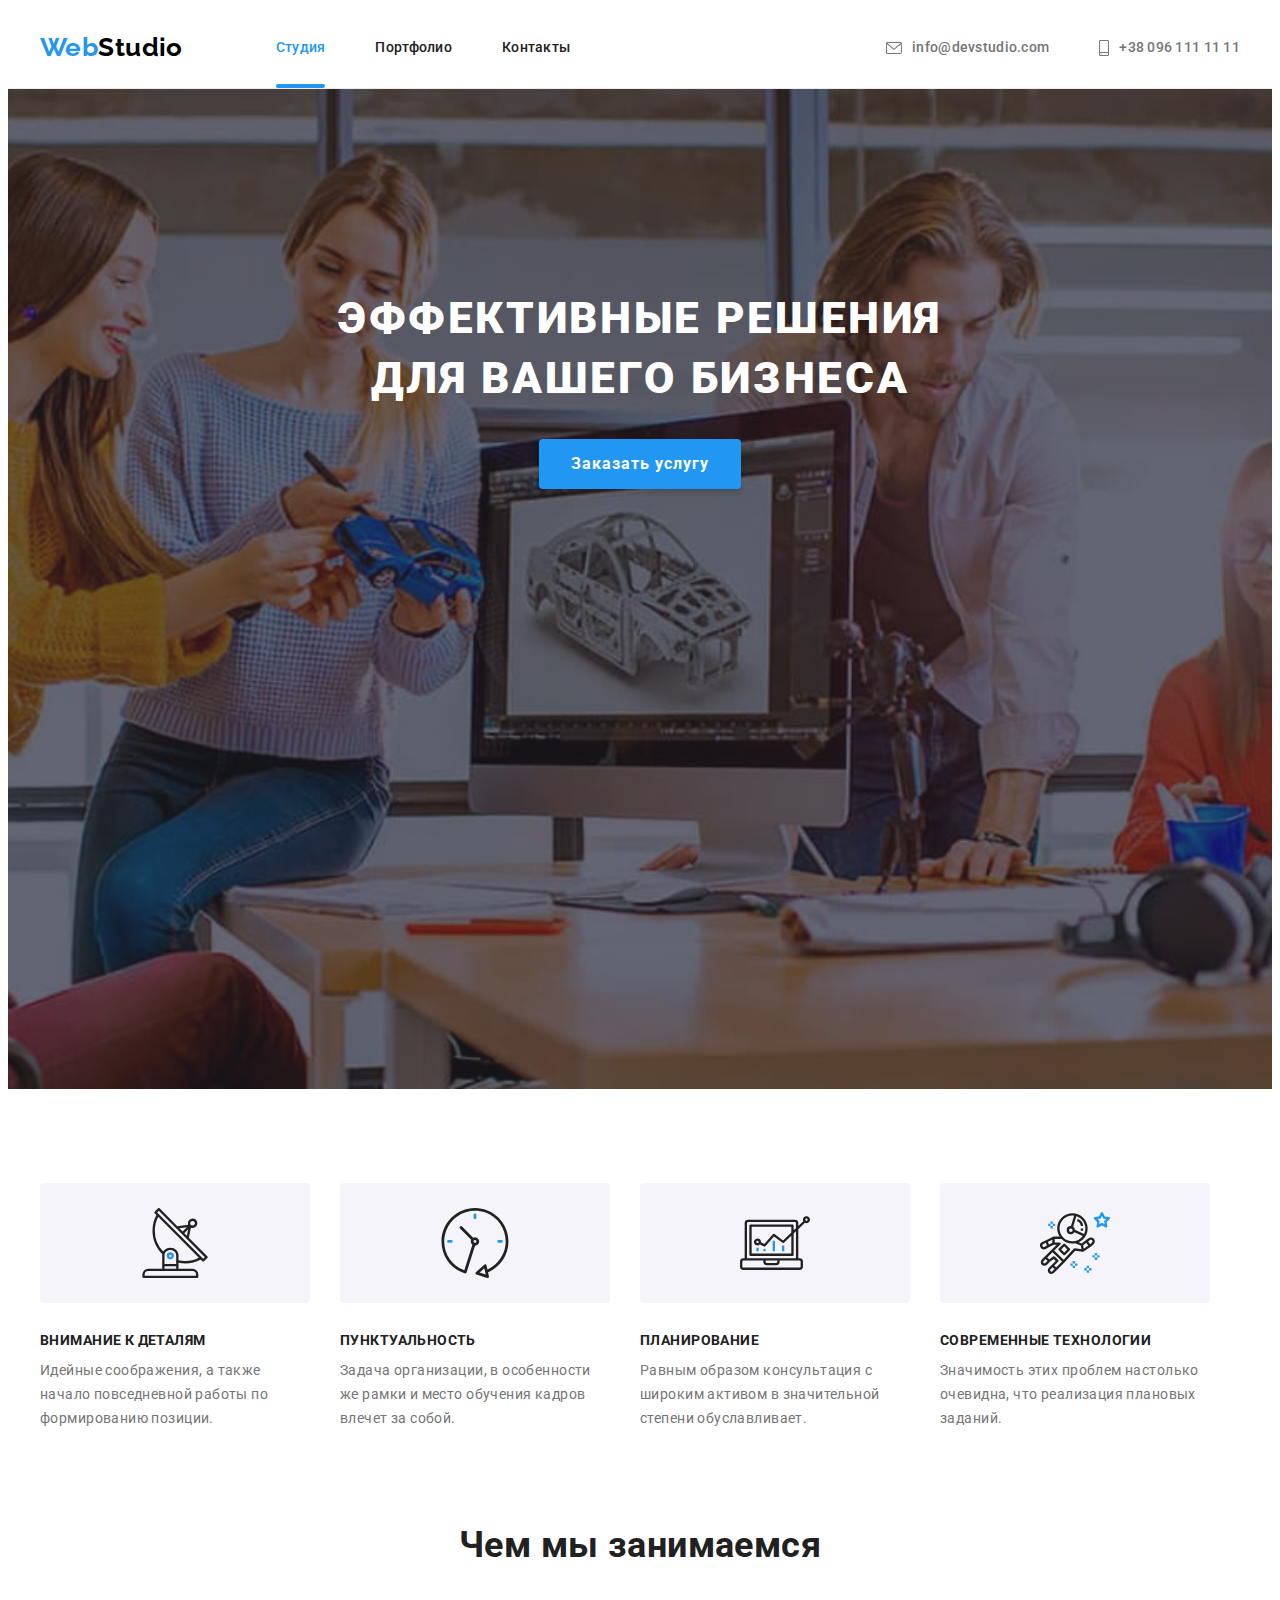
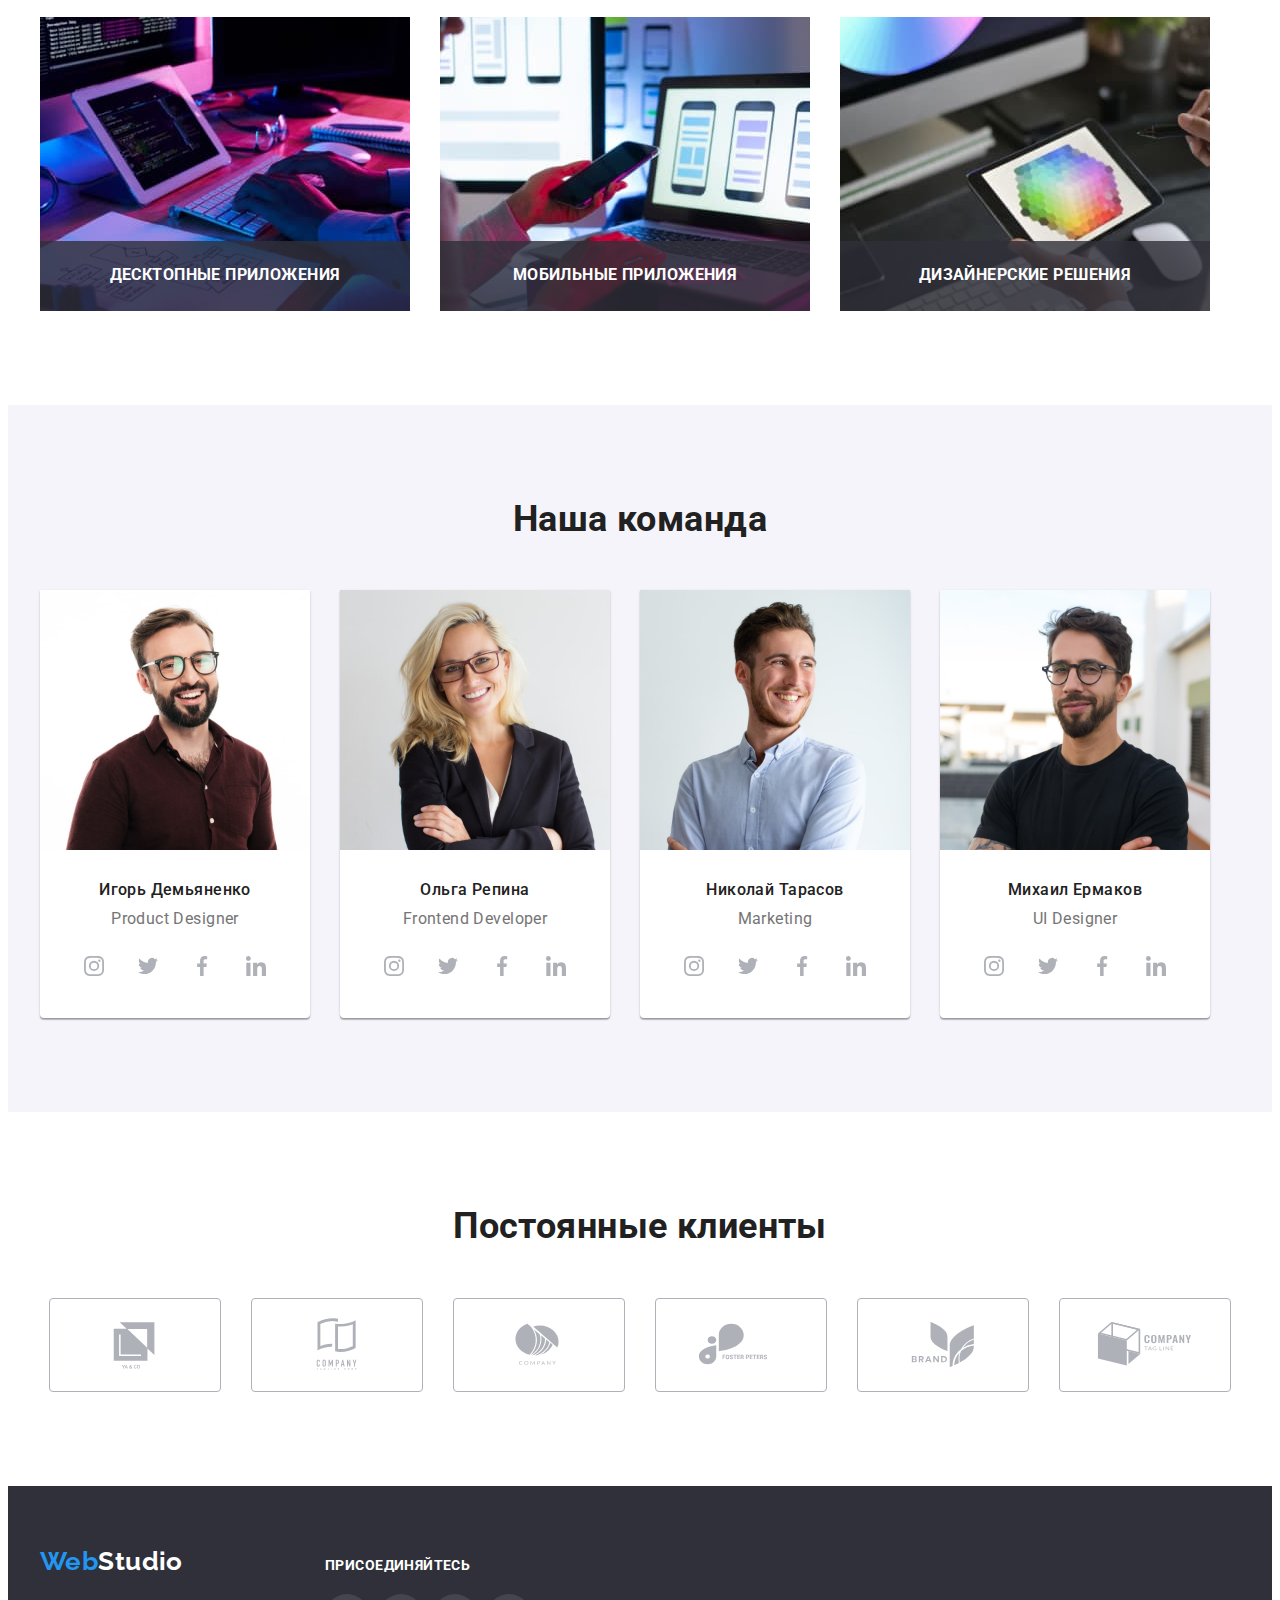
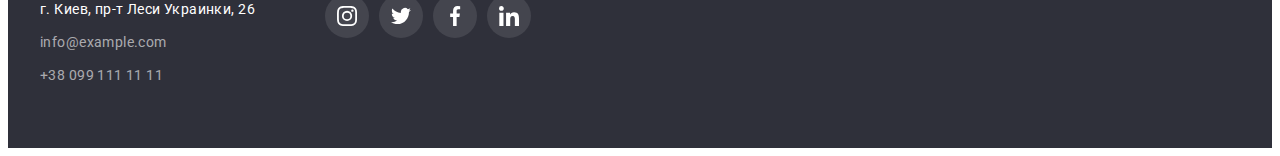
<file: index.html>
<!DOCTYPE html>
<html lang="ru">
  <head>
    <meta charset="UTF-8" />
    <meta http-equiv="X-UA-Compatible" content="IE=edge" />
    <meta name="viewport" content="width=device-width, initial-scale=1.0" />
    <title>Web Studio</title>
    <link rel="preconnect" href="https://fonts.googleapis.com" />
    <link rel="preconnect" href="https://fonts.gstatic.com" crossorigin />
    <link
      href="https://fonts.googleapis.com/css2?family=Raleway:wght@700&family=Roboto:wght@400;500;700;900&display=swap"
      rel="stylesheet"
    />
    <link
      rel="stylesheet"
      href="https://cdnjs.cloudflare.com/ajax/libs/modern-normalize/1.1.0/modern-normalize.min.css"
      integrity="sha512-wpPYUAdjBVSE4KJnH1VR1HeZfpl1ub8YT/NKx4PuQ5NmX2tKuGu6U/JRp5y+Y8XG2tV+wKQpNHVUX03MfMFn9Q=="
      crossorigin="anonymous"
      referrerpolicy="no-referrer"
    />
    <link rel="stylesheet" href="./css/styles.css" />
  </head>

  <body>
    <!-- Шапка сайта -->
    <header class="header">
      <div class="header-flex container">
        <nav class="header-nav">
          <a
            class="header-logo"
            lang="en"
            href="./index.html"
            aria-label="Начальная  страница"
          >
            <span class="accent">Web</span>Studio
          </a>
          <ul class="header-nav-list list">
            <li class="header-nav-item">
              <a
                class="header-nav-link current"
                href="./index.html"
                aria-label="Начальная  страница"
                >Студия</a
              >
            </li>
            <li class="header-nav-item">
              <a
                class="header-nav-link"
                href="./portfolio.html"
                aria-label="Страница портфолио"
                >Портфолио</a
              >
            </li>
            <li class="header-nav-item">
              <a class="header-nav-link" href="" aria-label="Страница контакты"
                >Контакты</a
              >
            </li>
          </ul>
        </nav>
        <ul class="header-contacts list">
          <li class="header-contacts-item">
            <a
              class="header-contacts-link"
              href="mailto:info@devstudio.com"
              aria-label="Почта"
              ><svg class="header-icon" width="16" height="12">
                <use href="./images/icons.svg#icon-envelope"></use>
              </svg>
              info@devstudio.com</a
            >
          </li>
          <li class="header-contacts-item">
            <a
              class="header-contacts-link"
              href="tel:+380961111111"
              aria-label="Телефон"
              ><svg class="header-icon" width="10" height="16">
                <use href="./images/icons.svg#icon-smartphone"></use>
              </svg>
              +38 096 111 11 11</a
            >
          </li>
        </ul>
      </div>
    </header>

    <main>
      <!-- Герой -->
      <section class="hero">
        <div class="container">
          <h1 class="hero-title">Эффективные решения для вашего бизнеса</h1>
          <button class="hero-button" type="button" data-modal-open>
            Заказать услугу
          </button>
        </div>
      </section>

      <!-- Особенности -->
      <section class="features section no-padding-bottom">
        <div class="container">
          <h2 class="visually-hidden section-title">Особенности</h2>
          <ul class="features-list list">
            <li class="features-item">
              <div class="features-thumb">
                <svg class="features-icon" width="70" height="70">
                  <use href="./images/icons.svg#icon-antena"></use>
                </svg>
              </div>
              <h3 class="features-title title">Внимание к деталям</h3>
              <p>
                Идейные соображения, а также начало повседневной работы по
                формированию позиции.
              </p>
            </li>
            <li class="features-item">
              <div class="features-thumb">
                <svg class="features-icon" width="70" height="70">
                  <use href="./images/icons.svg#icon-clock"></use>
                </svg>
              </div>
              <h3 class="features-title title">Пунктуальность</h3>
              <p>
                Задача организации, в особенности же рамки и место обучения
                кадров влечет за собой.
              </p>
            </li>
            <li class="features-item">
              <div class="features-thumb">
                <svg class="features-icon" width="70" height="70">
                  <use href="./images/icons.svg#icon-diagram"></use>
                </svg>
              </div>
              <h3 class="features-title title">Планирование</h3>
              <p>
                Равным образом консультация с широким активом в значительной
                степени обуславливает.
              </p>
            </li>
            <li class="features-item">
              <div class="features-thumb">
                <svg class="features-icon" width="70" height="70">
                  <use href="./images/icons.svg#icon-astronaut"></use>
                </svg>
              </div>
              <h3 class="features-title title">Современные технологии</h3>
              <p>
                Значимость этих проблем настолько очевидна, что реализация
                плановых заданий.
              </p>
            </li>
          </ul>
        </div>
      </section>

      <!-- Чем мы занимаемся -->
      <section class="work section">
        <div class="container">
          <h2 class="section-title">Чем мы занимаемся</h2>
          <ul class="work-list list">
            <li class="work-item">
              <img
                src="./images/box1(1).jpg"
                alt="планшет и клавиатура"
                width="370"
                height="294"
              />
              <h3 class="work-caption">Десктопные приложения</h3>
            </li>
            <li class="work-item">
              <img
                src="./images/box2(1).jpg"
                alt="смартфон и ноутбук"
                width="370"
                height="294"
              />
              <h3 class="work-caption">Мобильные приложения</h3>
            </li>
            <li class="work-item">
              <img
                src="./images/box3(1).jpg"
                alt="планшет"
                width="370"
                height="294"
              />
              <h3 class="work-caption">Дизайнерские решения</h3>
            </li>
          </ul>
        </div>
      </section>

      <!-- Наша команда -->
      <section class="command section">
        <div class="container">
          <h2 class="command-title section-title">Наша команда</h2>
          <ul class="command-list list">
            <li class="command-item">
              <img
                src="./images/pdesigner.jpg"
                alt="Игорь Демьяненко"
                width="270"
                height="260"
              />
              <div class="command-desc">
                <h3 class="command-name title">Игорь Демьяненко</h3>
                <p class="command-text" lang="en">Product Designer</p>
                <ul class="command-socials list">
                  <li class="command-el">
                    <a
                      class="command-link"
                      href=""
                      target="_blank"
                      rel="noopener noreferrer"
                      aria-label="Иконка instagram"
                    >
                      <svg class="command-icon" width="20" height="20">
                        <use href="./images/icons.svg#icon-instagram"></use>
                      </svg>
                    </a>
                  </li>
                  <li class="command-el">
                    <a
                      class="command-link"
                      href=""
                      target="_blank"
                      rel="noopener noreferrer"
                      aria-label="Иконка twitter"
                    >
                      <svg class="command-icon" width="20" height="20">
                        <use href="./images/icons.svg#icon-twitter"></use>
                      </svg>
                    </a>
                  </li>
                  <li class="command-el">
                    <a
                      class="command-link"
                      href=""
                      target="_blank"
                      rel="noopener noreferrer"
                      aria-label="Иконка facebook"
                    >
                      <svg class="command-icon" width="20" height="20">
                        <use href="./images/icons.svg#icon-facebook"></use>
                      </svg>
                    </a>
                  </li>
                  <li class="command-el">
                    <a
                      class="command-link"
                      href=""
                      target="_blank"
                      rel="noopener noreferrer"
                      aria-label="Иконка linkedin"
                    >
                      <svg class="command-icon" width="20" height="20">
                        <use href="./images/icons.svg#icon-linkedin"></use>
                      </svg>
                    </a>
                  </li>
                </ul>
              </div>
            </li>
            <li class="command-item">
              <img
                src="./images/developer.jpg"
                alt="Ольга Репина"
                width="270"
                height="260"
              />
              <div class="command-desc">
                <h3 class="command-name title">Ольга Репина</h3>
                <p class="command-text" lang="en">Frontend Developer</p>
                <ul class="command-socials list">
                  <li class="command-el">
                    <a
                      class="command-link"
                      href=""
                      target="_blank"
                      rel="noopener noreferrer"
                      aria-label="Иконка instagram"
                    >
                      <svg class="command-icon" width="20" height="20">
                        <use href="./images/icons.svg#icon-instagram"></use>
                      </svg>
                    </a>
                  </li>
                  <li class="command-el">
                    <a
                      class="command-link"
                      href=""
                      target="_blank"
                      rel="noopener noreferrer"
                      aria-label="Иконка twitter"
                    >
                      <svg class="command-icon" width="20" height="20">
                        <use href="./images/icons.svg#icon-twitter"></use>
                      </svg>
                    </a>
                  </li>
                  <li class="command-el">
                    <a
                      class="command-link"
                      href=""
                      target="_blank"
                      rel="noopener noreferrer"
                      aria-label="Иконка facebook"
                    >
                      <svg class="command-icon" width="20" height="20">
                        <use href="./images/icons.svg#icon-facebook"></use>
                      </svg>
                    </a>
                  </li>
                  <li class="command-el">
                    <a
                      class="command-link"
                      href=""
                      target="_blank"
                      rel="noopener noreferrer"
                      aria-label="Иконка linkedin"
                    >
                      <svg class="command-icon" width="20" height="20">
                        <use href="./images/icons.svg#icon-linkedin"></use>
                      </svg>
                    </a>
                  </li>
                </ul>
              </div>
            </li>
            <li class="command-item">
              <img
                src="./images/marketing.jpg"
                alt="Николай Тарасов"
                width="270"
                height="260"
              />
              <div class="command-desc">
                <h3 class="command-name title">Николай Тарасов</h3>
                <p class="command-text" lang="en">Marketing</p>
                <ul class="command-socials list">
                  <li class="command-el">
                    <a
                      class="command-link"
                      href=""
                      target="_blank"
                      rel="noopener noreferrer"
                      aria-label="Иконка instagram"
                    >
                      <svg class="command-icon" width="20" height="20">
                        <use href="./images/icons.svg#icon-instagram"></use>
                      </svg>
                    </a>
                  </li>
                  <li class="command-el">
                    <a
                      class="command-link"
                      href=""
                      target="_blank"
                      rel="noopener noreferrer"
                      aria-label="Иконка twitter"
                    >
                      <svg class="command-icon" width="20" height="20">
                        <use href="./images/icons.svg#icon-twitter"></use>
                      </svg>
                    </a>
                  </li>
                  <li class="command-el">
                    <a
                      class="command-link"
                      href=""
                      target="_blank"
                      rel="noopener noreferrer"
                      aria-label="Иконка facebook"
                    >
                      <svg class="command-icon" width="20" height="20">
                        <use href="./images/icons.svg#icon-facebook"></use>
                      </svg>
                    </a>
                  </li>
                  <li class="command-el">
                    <a
                      class="command-link"
                      href=""
                      target="_blank"
                      rel="noopener noreferrer"
                      aria-label="Иконка linkedin"
                    >
                      <svg class="command-icon" width="20" height="20">
                        <use href="./images/icons.svg#icon-linkedin"></use>
                      </svg>
                    </a>
                  </li>
                </ul>
              </div>
            </li>
            <li class="command-item">
              <img
                src="./images/uidesigner.jpg"
                alt="Михаил Ермаков"
                width="270"
                height="260"
              />
              <div class="command-desc">
                <h3 class="command-name title">Михаил Ермаков</h3>
                <p class="command-text" lang="en">UI Designer</p>
                <ul class="command-socials list">
                  <li class="command-el">
                    <a
                      class="command-link"
                      href=""
                      target="_blank"
                      rel="noopener noreferrer"
                      aria-label="Иконка instagram"
                    >
                      <svg class="command-icon" width="20" height="20">
                        <use href="./images/icons.svg#icon-instagram"></use>
                      </svg>
                    </a>
                  </li>
                  <li class="command-el">
                    <a
                      class="command-link"
                      href=""
                      target="_blank"
                      rel="noopener noreferrer"
                      aria-label="Иконка twitter"
                    >
                      <svg class="command-icon" width="20" height="20">
                        <use href="./images/icons.svg#icon-twitter"></use>
                      </svg>
                    </a>
                  </li>
                  <li class="command-el">
                    <a
                      class="command-link"
                      href=""
                      target="_blank"
                      rel="noopener noreferrer"
                      aria-label="Иконка facebook"
                    >
                      <svg class="command-icon" width="20" height="20">
                        <use href="./images/icons.svg#icon-facebook"></use>
                      </svg>
                    </a>
                  </li>
                  <li class="command-el">
                    <a
                      class="command-link"
                      href=""
                      target="_blank"
                      rel="noopener noreferrer"
                      aria-label="Иконка linkedin"
                    >
                      <svg class="command-icon" width="20" height="20">
                        <use href="./images/icons.svg#icon-linkedin"></use>
                      </svg>
                    </a>
                  </li>
                </ul>
              </div>
            </li>
          </ul>
        </div>
      </section>

      <!-- Постоянные клиенты -->
      <section class="clients section">
        <h2 class="clients-title section-title">Постоянные клиенты</h2>
        <ul class="clients-list list">
          <li class="clients-item">
            <a href="" class="clients-link">
              <svg class="clients-icon" width="106" height="60">
                <use href="./images/icons.svg#icon-logo"></use>
              </svg>
            </a>
          </li>
          <li class="clients-item">
            <a href="" class="clients-link">
              <svg class="clients-icon" width="106" height="60">
                <use href="./images/icons.svg#icon-logo-1"></use>
              </svg>
            </a>
          </li>
          <li class="clients-item">
            <a href="" class="clients-link">
              <svg class="clients-icon" width="106" height="60">
                <use href="./images/icons.svg#icon-logo-2"></use>
              </svg>
            </a>
          </li>
          <li class="clients-item">
            <a href="" class="clients-link">
              <svg class="clients-icon" width="106" height="60">
                <use href="./images/icons.svg#icon-logo-3"></use>
              </svg>
            </a>
          </li>
          <li class="clients-item">
            <a href="" class="clients-link">
              <svg class="clients-icon" width="106" height="60">
                <use href="./images/icons.svg#icon-logo-4"></use>
              </svg>
            </a>
          </li>
          <li class="clients-item">
            <a href="" class="clients-link">
              <svg class="clients-icon" width="106" height="60">
                <use href="./images/icons.svg#icon-logo-5"></use>
              </svg>
            </a>
          </li>
        </ul>
      </section>
    </main>

    <!-- Футер -->
    <footer class="footer">
      <div class="container footer-flex">
        <div class="footer-logo-adress">
          <a
            class="footer-logo"
            lang="en"
            href="./index.html"
            aria-label="Начальная страница"
          >
            <span class="accent">Web</span>Studio
          </a>
          <address>
            <ul class="footer-contacts list">
              <li class="footer-contacts-el">
                <a
                  class="footer-contacts-address"
                  href="https://goo.gl/maps/7NLyf6NmW3WCzavR7"
                  target="_blank"
                  rel="noopener noreferrer"
                  aria-label="Адресс"
                >
                  г. Киев, пр-т Леси Украинки, 26</a
                >
              </li>
              <li class="footer-contacts-el">
                <a
                  class="footer-contacts-link"
                  href="mailto:info@example.com"
                  aria-label="Почта"
                  >info@example.com</a
                >
              </li>
              <li class="footer-contacts-el">
                <a
                  class="footer-contacts-link"
                  href="tel:+380991111111"
                  aria-label="Телефон"
                  >+38 099 111 11 11</a
                >
              </li>
            </ul>
          </address>
        </div>
        <div class="footer-socials">
          <p class="footer-title">присоединяйтесь</p>
          <ul class="footer-list list">
            <li class="footer-el">
              <a
                class="footer-link"
                href=""
                target="_blank"
                rel="noopener noreferrer"
                aria-label="Иконка instagram"
              >
                <svg class="footer-icon" width="20" height="20">
                  <use href="./images/icons.svg#icon-instagram"></use>
                </svg>
              </a>
            </li>
            <li class="footer-el">
              <a
                class="footer-link"
                href=""
                target="_blank"
                rel="noopener noreferrer"
                aria-label="Иконка twitter"
              >
                <svg class="footer-icon" width="20" height="20">
                  <use href="./images/icons.svg#icon-twitter"></use>
                </svg>
              </a>
            </li>
            <li class="footer-el">
              <a
                class="footer-link"
                href=""
                target="_blank"
                rel="noopener noreferrer"
                aria-label="Иконка facebook"
              >
                <svg class="footer-icon" width="20" height="20">
                  <use href="./images/icons.svg#icon-facebook"></use>
                </svg>
              </a>
            </li>
            <li class="footer-el">
              <a
                class="footer-link"
                href=""
                target="_blank"
                rel="noopener noreferrer"
                aria-label="Иконка linkedin"
              >
                <svg class="footer-icon" width="20" height="20">
                  <use href="./images/icons.svg#icon-linkedin"></use>
                </svg>
              </a>
            </li>
          </ul>
        </div>
      </div>
    </footer>

    <!-- Модальное окно -->
    <div class="backdrop is-hidden" data-modal>
      <div class="modal">
        <button class="modal-close-btn" type="button" data-modal-close>
          <svg width="18" height="18">
            <use href="./images/icons.svg#close-black-18dp"></use>
          </svg>
        </button>
      </div>
    </div>

    <script src="./js/modal.js"></script>
  </body>
</html>
</file>
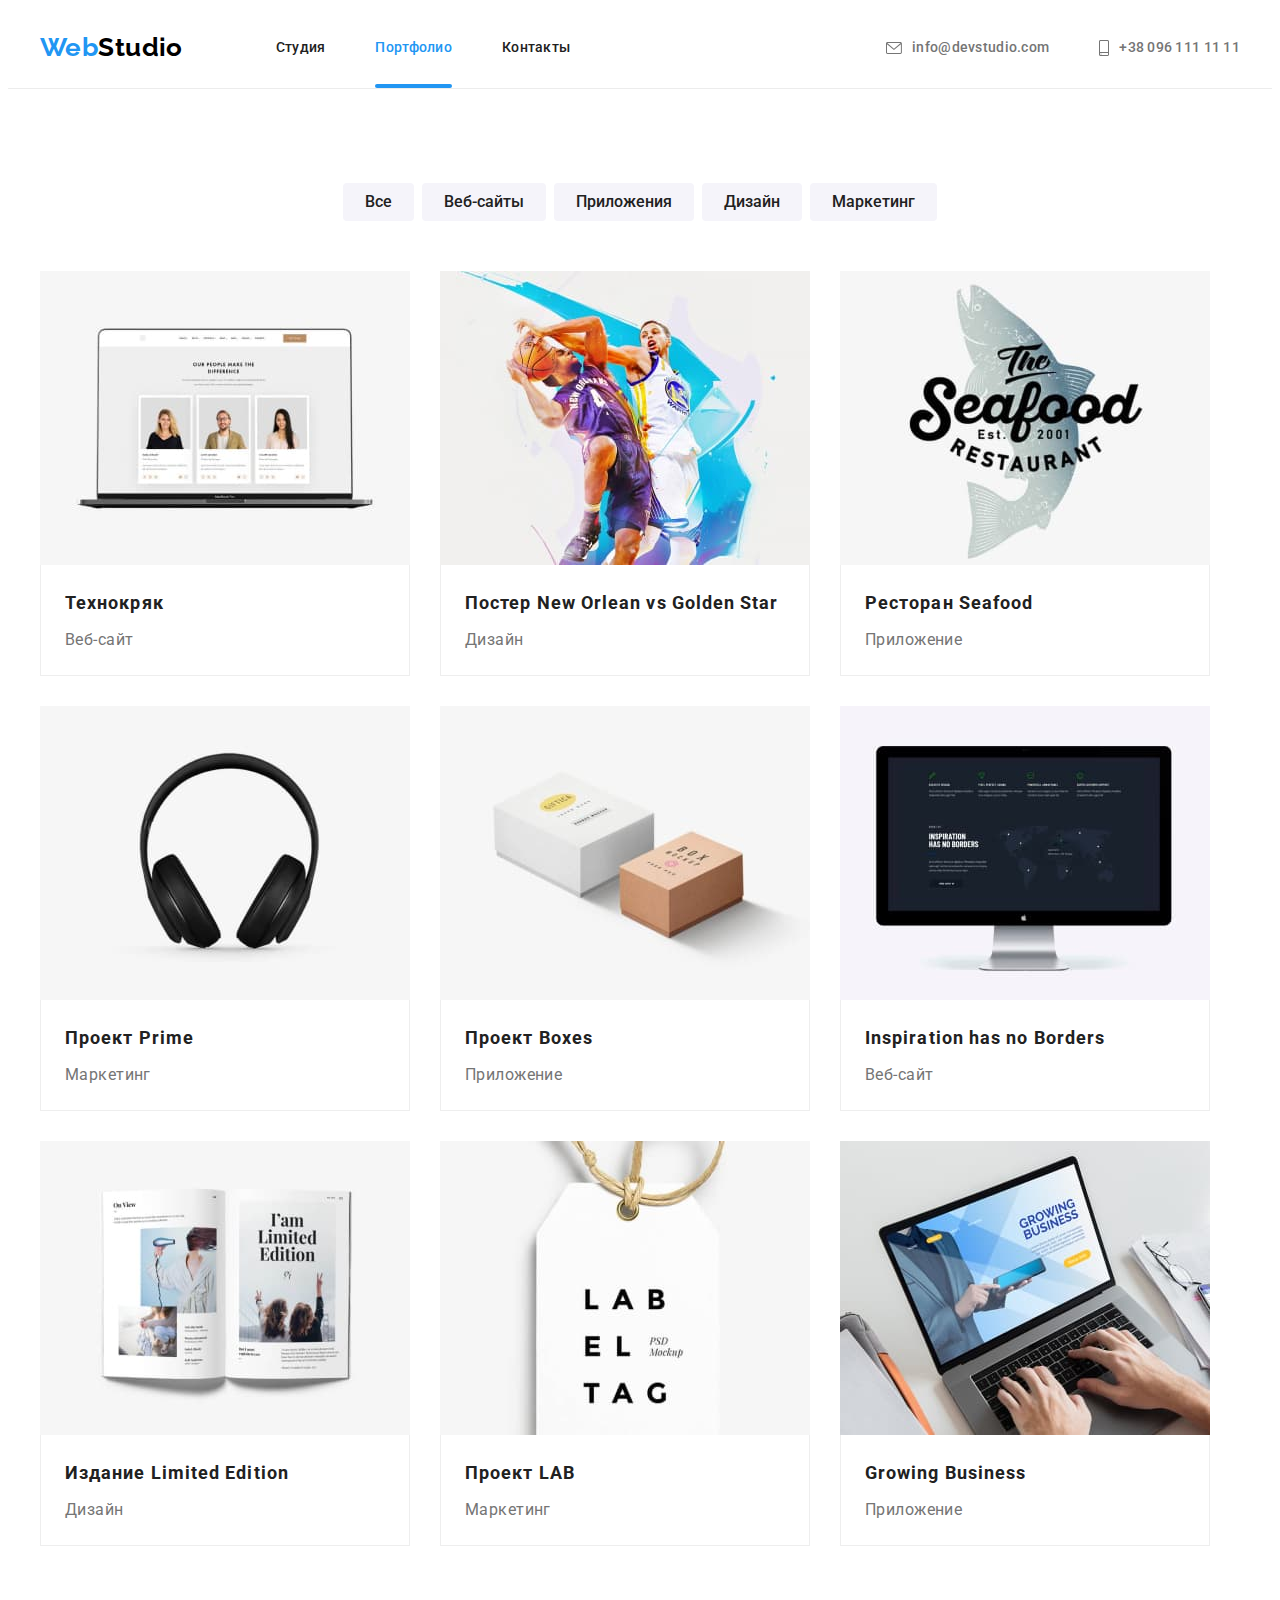
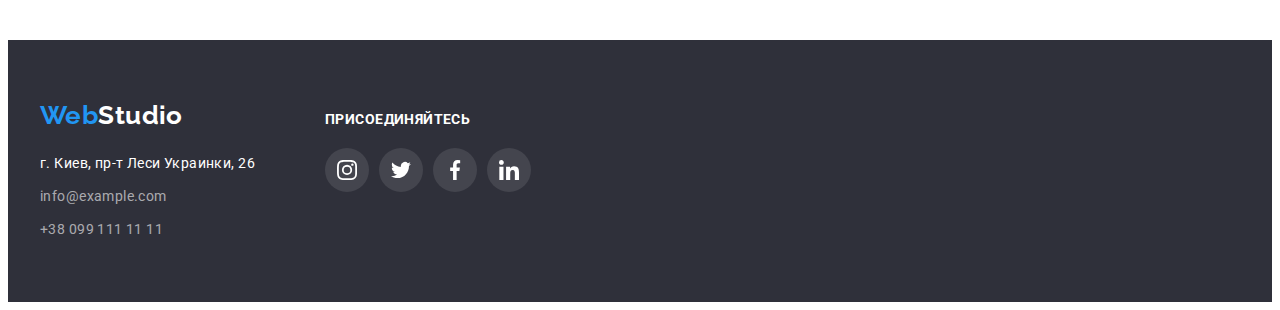
<file: portfolio.html>
<!DOCTYPE html>
<html lang="ru">
  <head>
    <meta charset="UTF-8" />
    <meta http-equiv="X-UA-Compatible" content="IE=edge" />
    <meta name="viewport" content="width=device-width, initial-scale=1.0" />
    <title>Web Studio</title>
    <link rel="preconnect" href="https://fonts.googleapis.com" />
    <link rel="preconnect" href="https://fonts.gstatic.com" crossorigin />
    <link
      href="https://fonts.googleapis.com/css2?family=Raleway:wght@700&family=Roboto:wght@400;500;700;900&display=swap"
      rel="stylesheet"
    />
    <link
      rel="stylesheet"
      href="https://cdnjs.cloudflare.com/ajax/libs/modern-normalize/1.1.0/modern-normalize.min.css"
      integrity="sha512-wpPYUAdjBVSE4KJnH1VR1HeZfpl1ub8YT/NKx4PuQ5NmX2tKuGu6U/JRp5y+Y8XG2tV+wKQpNHVUX03MfMFn9Q=="
      crossorigin="anonymous"
      referrerpolicy="no-referrer"
    />
    <link rel="stylesheet" href="./css/styles.css" />
  </head>

  <body>
    <!-- Шапка сайта -->
    <header class="header">
      <div class="header-flex container">
        <nav class="header-nav">
          <a
            class="header-logo"
            lang="en"
            href="./index.html"
            aria-label="Начальная  страница"
          >
            <span class="accent">Web</span>Studio
          </a>
          <ul class="header-nav-list list">
            <li class="header-nav-item">
              <a
                class="header-nav-link"
                href="./index.html"
                aria-label="Начальная  страница"
                >Студия</a
              >
            </li>
            <li class="header-nav-item">
              <a
                class="header-nav-link current"
                href="./portfolio.html"
                aria-label="Страница портфолио"
                >Портфолио</a
              >
            </li>
            <li class="header-nav-item">
              <a class="header-nav-link" href="" aria-label="Страница контакты"
                >Контакты</a
              >
            </li>
          </ul>
        </nav>
        <ul class="header-contacts list">
          <li class="header-contacts-item">
            <a
              class="header-contacts-link"
              href="mailto:info@devstudio.com"
              aria-label="Почта"
              ><svg class="header-icon" width="16" height="12">
                <use href="./images/icons.svg#icon-envelope"></use>
              </svg>
              info@devstudio.com</a
            >
          </li>
          <li class="header-contacts-item">
            <a
              class="header-contacts-link"
              href="tel:+380961111111"
              aria-label="Телефон"
              ><svg class="header-icon" width="10" height="16">
                <use href="./images/icons.svg#icon-smartphone"></use>
              </svg>
              +38 096 111 11 11</a
            >
          </li>
        </ul>
      </div>
    </header>

    <main>
      <!-- Портфолио -->
      <section class="content section">
        <div class="container">
          <h1 class="visually-hidden section-title">Портфолио</h1>

          <!-- Фильтр - набор радиокнопок -->
          <ul class="content-set list">
            <li class="content-set-el">
              <button class="content-set-button" type="button">Все</button>
            </li>
            <li class="content-set-el">
              <button class="content-set-button" type="button">
                Веб-сайты
              </button>
            </li>
            <li class="content-set-el">
              <button class="content-set-button" type="button">
                Приложения
              </button>
            </li>
            <li class="content-set-el">
              <button class="content-set-button" type="button">Дизайн</button>
            </li>
            <li class="content-set-el">
              <button class="content-set-button" type="button">
                Маркетинг
              </button>
            </li>
          </ul>

          <!-- Примеры работ -->
          <ul class="content-items list">
            <li class="content-items-el">
              <a
                class="content-items-link"
                href=""
                target="_blank"
                rel="noopener noreferrer"
                aria-label="Веб-сайт Технокряк"
              >
                <div class="content-image-overlay">
                  <img
                    src="./images/site.jpg"
                    alt="сайт"
                    width="370"
                    height="294"
                  />
                  <div class="content-overlay">
                    <p class="content-overlay-text">
                      Технокряк это современная площадка распространения
                      коронавируса. Компании используют эту платформу для
                      цифрового шпионажа и атак на защищённые сервера
                      конкурентов.
                    </p>
                  </div>
                </div>
                <div class="caption-text">
                  <h3 class="content-items-caption title">Технокряк</h3>
                  <p class="content-items-text">Веб-сайт</p>
                </div>
              </a>
            </li>
            <li class="content-items-el">
              <a
                class="content-items-link"
                href=""
                target="_blank"
                rel="noopener noreferrer"
                aria-label="Дизайн Постер New Orlean vs Golden Star"
              >
                <div class="content-image-overlay">
                  <img
                    src="./images/basket.jpg"
                    alt="баскетбол"
                    width="370"
                    height="294"
                  />
                  <div class="content-overlay">
                    <p class="content-overlay-text">
                      Технокряк это современная площадка распространения
                      коронавируса. Компании используют эту платформу для
                      цифрового шпионажа и атак на защищённые сервера
                      конкурентов.
                    </p>
                  </div>
                </div>
                <div class="caption-text">
                  <h3 class="content-items-caption title">
                    Постер New Orlean vs Golden Star
                  </h3>
                  <p class="content-items-text">Дизайн</p>
                </div>
              </a>
            </li>
            <li class="content-items-el">
              <a
                class="content-items-link"
                href=""
                target="_blank"
                rel="noopener noreferrer"
                aria-label="Приложение Ресторан Seafood"
              >
                <div class="content-image-overlay">
                  <img
                    src="./images/restaurant.jpg"
                    alt="ресторан"
                    width="370"
                    height="294"
                  />
                  <div class="content-overlay">
                    <p class="content-overlay-text">
                      Технокряк это современная площадка распространения
                      коронавируса. Компании используют эту платформу для
                      цифрового шпионажа и атак на защищённые сервера
                      конкурентов.
                    </p>
                  </div>
                </div>
                <div class="caption-text">
                  <h3 class="content-items-caption title">Ресторан Seafood</h3>
                  <p class="content-items-text">Приложение</p>
                </div>
              </a>
            </li>
            <li class="content-items-el">
              <a
                class="content-items-link"
                href=""
                target="_blank"
                rel="noopener noreferrer"
                aria-label="Маркетинг Проект Prime"
              >
                <div class="content-image-overlay">
                  <img
                    src="./images/headphones.jpg"
                    alt="наушники"
                    width="370"
                    height="294"
                  />
                  <div class="content-overlay">
                    <p class="content-overlay-text">
                      Технокряк это современная площадка распространения
                      коронавируса. Компании используют эту платформу для
                      цифрового шпионажа и атак на защищённые сервера
                      конкурентов.
                    </p>
                  </div>
                </div>
                <div class="caption-text">
                  <h3 class="content-items-caption title">Проект Prime</h3>
                  <p class="content-items-text">Маркетинг</p>
                </div>
              </a>
            </li>
            <li class="content-items-el">
              <a
                class="content-items-link"
                href=""
                target="_blank"
                rel="noopener noreferrer"
                aria-label="Приложение Проект Boxes"
              >
                <div class="content-image-overlay">
                  <img
                    src="./images/boxes.jpg"
                    alt="коробки"
                    width="370"
                    height="294"
                  />
                  <div class="content-overlay">
                    <p class="content-overlay-text">
                      Технокряк это современная площадка распространения
                      коронавируса. Компании используют эту платформу для
                      цифрового шпионажа и атак на защищённые сервера
                      конкурентов.
                    </p>
                  </div>
                </div>
                <div class="caption-text">
                  <h3 class="content-items-caption title">Проект Boxes</h3>
                  <p class="content-items-text">Приложение</p>
                </div>
              </a>
            </li>
            <li class="content-items-el">
              <a
                class="content-items-link"
                href=""
                target="_blank"
                rel="noopener noreferrer"
                aria-label="Веб-сайт Inspiration has no Borders"
              >
                <div class="content-image-overlay">
                  <img
                    src="./images/monitor.jpg"
                    alt="монитор"
                    width="370"
                    height="294"
                  />
                  <div class="content-overlay">
                    <p class="content-overlay-text">
                      Технокряк это современная площадка распространения
                      коронавируса. Компании используют эту платформу для
                      цифрового шпионажа и атак на защищённые сервера
                      конкурентов.
                    </p>
                  </div>
                </div>
                <div class="caption-text">
                  <h3 class="content-items-caption title">
                    Inspiration has no Borders
                  </h3>
                  <p class="content-items-text">Веб-сайт</p>
                </div>
              </a>
            </li>
            <li class="content-items-el">
              <a
                class="content-items-link"
                href=""
                target="_blank"
                rel="noopener noreferrer"
                aria-label="Дизайн Издание Limited Edition"
              >
                <div class="content-image-overlay">
                  <img
                    src="./images/book.jpg"
                    alt="книга"
                    width="370"
                    height="294"
                  />
                  <div class="content-overlay">
                    <p class="content-overlay-text">
                      Технокряк это современная площадка распространения
                      коронавируса. Компании используют эту платформу для
                      цифрового шпионажа и атак на защищённые сервера
                      конкурентов.
                    </p>
                  </div>
                </div>
                <div class="caption-text">
                  <h3 class="content-items-caption title">
                    Издание Limited Edition
                  </h3>
                  <p class="content-items-text">Дизайн</p>
                </div>
              </a>
            </li>
            <li class="content-items-el">
              <a
                class="content-items-link"
                href=""
                target="_blank"
                rel="noopener noreferrer"
                aria-label="Маркетинг Проект LAB"
              >
                <div class="content-image-overlay">
                  <img
                    src="./images/label.jpg"
                    alt="этикетка"
                    width="370"
                    height="294"
                  />
                  <div class="content-overlay">
                    <p class="content-overlay-text">
                      Технокряк это современная площадка распространения
                      коронавируса. Компании используют эту платформу для
                      цифрового шпионажа и атак на защищённые сервера
                      конкурентов.
                    </p>
                  </div>
                </div>
                <div class="caption-text">
                  <h3 class="content-items-caption title">Проект LAB</h3>
                  <p class="content-items-text">Маркетинг</p>
                </div>
              </a>
            </li>
            <li class="content-items-el">
              <a
                class="content-items-link"
                href=""
                target="_blank"
                rel="noopener noreferrer"
                aria-label="Приложение Growing Business"
              >
                <div class="content-image-overlay">
                  <img
                    src="./images/notebook.jpg"
                    alt="ноутбук"
                    width="370"
                    height="294"
                  />
                  <div class="content-overlay">
                    <p class="content-overlay-text">
                      Технокряк это современная площадка распространения
                      коронавируса. Компании используют эту платформу для
                      цифрового шпионажа и атак на защищённые сервера
                      конкурентов.
                    </p>
                  </div>
                </div>
                <div class="caption-text">
                  <h3 class="content-items-caption title">Growing Business</h3>
                  <p class="content-items-text">Приложение</p>
                </div>
              </a>
            </li>
          </ul>
        </div>
      </section>
    </main>

    <!-- Футер -->
    <footer class="footer">
      <div class="container footer-flex">
        <div class="footer-logo-adress">
          <a
            class="footer-logo"
            lang="en"
            href="./index.html"
            aria-label="Начальная страница"
          >
            <span class="accent">Web</span>Studio
          </a>
          <address>
            <ul class="footer-contacts list">
              <li class="footer-contacts-el">
                <a
                  class="footer-contacts-address"
                  href="https://goo.gl/maps/7NLyf6NmW3WCzavR7"
                  target="_blank"
                  rel="noopener noreferrer"
                  aria-label="Адресс"
                >
                  г. Киев, пр-т Леси Украинки, 26</a
                >
              </li>
              <li class="footer-contacts-el">
                <a
                  class="footer-contacts-link"
                  href="mailto:info@example.com"
                  aria-label="Почта"
                  >info@example.com</a
                >
              </li>
              <li class="footer-contacts-el">
                <a
                  class="footer-contacts-link"
                  href="tel:+380991111111"
                  aria-label="Телефон"
                  >+38 099 111 11 11</a
                >
              </li>
            </ul>
          </address>
        </div>
        <div class="footer-socials">
          <p class="footer-title">присоединяйтесь</p>
          <ul class="footer-list list">
            <li class="footer-el">
              <a
                class="footer-link"
                href=""
                target="_blank"
                rel="noopener noreferrer"
                aria-label="Иконка instagram"
              >
                <svg class="footer-icon" width="20" height="20">
                  <use href="./images/icons.svg#icon-instagram"></use>
                </svg>
              </a>
            </li>
            <li class="footer-el">
              <a
                class="footer-link"
                href=""
                target="_blank"
                rel="noopener noreferrer"
                aria-label="Иконка twitter"
              >
                <svg class="footer-icon" width="20" height="20">
                  <use href="./images/icons.svg#icon-twitter"></use>
                </svg>
              </a>
            </li>
            <li class="footer-el">
              <a
                class="footer-link"
                href=""
                target="_blank"
                rel="noopener noreferrer"
                aria-label="Иконка facebook"
              >
                <svg class="footer-icon" width="20" height="20">
                  <use href="./images/icons.svg#icon-facebook"></use>
                </svg>
              </a>
            </li>
            <li class="footer-el">
              <a
                class="footer-link"
                href=""
                target="_blank"
                rel="noopener noreferrer"
                aria-label="Иконка linkedin"
              >
                <svg class="footer-icon" width="20" height="20">
                  <use href="./images/icons.svg#icon-linkedin"></use>
                </svg>
              </a>
            </li>
          </ul>
        </div>
      </div>
    </footer>
  </body>
</html>
</file>
<file: css/styles.css>
/* основной цвет текста  #757575 */
/* вторичный цвет текста - заголовки #212121 */
/* белый #FFFFFF */
/* белый цвет текста с прозрачностью 60% rgba(255, 255, 255, 0.6) */
/* акцент #2196F3 */
/* вторичный цвет фона #F5F4FA */
/* фон футера и героя #2F303A */

:root {
  --primary-text-color: #757575;
  --title-text-color: #212121;
  --accent-color: #2196f3;
  --primary-white-color: #ffffff;
  --footer-bcg-cl: #2f303a;
  --second-bcg-cl: #f5f4fa;
  --text-color-transparency: rgba(255, 255, 255, 0.6);
}

/* основа */
body {
  color: var(--primary-text-color);
  font-family: Roboto, sans-serif;
  font-size: 14px;
  line-height: 1.71;
  letter-spacing: 0.03em;

  background-color: #fff;
}

p,
h1,
h2,
h3 {
  margin: 0;
}

ul {
  margin: 0;
  padding: 0;
}
button {
  cursor: pointer;
  border: none;
}

img {
  display: block;
  max-width: 100%;
}

.list {
  padding: 0;
  margin: 0;
  list-style: none;
}

.container {
  width: 1200px;
  margin-right: auto;
  margin-left: auto;
  padding-right: 15px;
  padding-left: 15px;
}

.section {
  padding-top: 94px;
  padding-bottom: 94px;
}

.no-padding-bottom {
  padding-bottom: 0;
}

/* Заголовки */
.visually-hidden {
  position: absolute;
  white-space: nowrap;
  width: 1px;
  height: 1px;
  overflow: hidden;
  border: 0;
  padding: 0;
  clip: rect(0 0 0 0);
  clip-path: inset(50%);
  margin: -1px;
}

.title,
.section-title {
  color: var(--title-text-color);
}

.section-title {
  margin-top: 0;
  margin-bottom: 50px;

  font-weight: 700;
  font-size: 36px;
  line-height: 1.16;
  text-align: center;
}

.title {
  margin-top: 0;
  margin-bottom: 10px;
}

/* лого шапки*/
.header-logo {
  padding-top: 24px;
  padding-bottom: 25px;

  color: #000;
  font-family: Raleway, sans-serif;
  font-weight: 700;
  font-size: 26px;
  line-height: 1.19;
  text-decoration: none;
}

.accent {
  color: var(--accent-color);
}

/* Навигация и контакты */
.header-flex,
.header-nav {
  display: flex;
  align-items: center;
}

.header {
  border-bottom: 1px solid #ececec;
}

.header-nav-list {
  display: flex;
  margin-left: 93px;
}

.header-contacts {
  display: flex;
  align-items: center;
  margin-left: auto;
}

.header-nav-item:not(:last-child) {
  margin-right: 50px;
}

.header-contacts-item:not(:last-child) {
  margin-right: 50px;
}

.header-nav-list,
.header-contacts {
  font-weight: 500;
  line-height: 1.14;
  letter-spacing: 0.02em;
}

.header-nav-link {
  display: block;
  padding-top: 32px;
  padding-bottom: 32px;

  color: var(--title-text-color);
  text-decoration: none;
}

.header-contacts-link {
  display: flex;
  align-items: center;
  padding-top: 32px;
  padding-bottom: 32px;

  color: var(--primary-text-color);
  text-decoration: none;
}

.header-icon {
  margin-right: 10px;
  fill: currentColor;
}

.header-nav-link:hover,
.header-nav-link:focus,
.header-contacts-link:hover,
.header-contacts-link:focus,
.header-icon:hover,
.header-icon:focus,
.header-nav-link.current {
  color: var(--accent-color);
  transition: color 250ms cubic-bezier(0.4, 0, 0.2, 1);
}

.header-nav-item {
  position: relative;
}

.header-nav-link.current::after {
  position: absolute;
  left: 0;
  bottom: 0;

  content: "";
  background-color: var(--accent-color);
  width: 100%;
  height: 4px;
  border-radius: 2px;
}

/* Герой */
.hero {
  max-width: 1600px;
  height: 600px;
  margin-left: auto;
  margin-right: auto;

  padding-top: 200px;
  padding-bottom: 200px;

  text-align: center;

  background-color: #c4c4c4;
  background-image: linear-gradient(
      to right,
      rgba(47, 48, 58, 0.4),
      rgba(47, 48, 58, 0.4)
    ),
    url(../images/hero-img.jpg);
  background-repeat: no-repeat;
  background-position: center;
  background-size: cover;
}

.hero-title {
  max-width: 696px;
  margin-top: 0;
  margin-bottom: 30px;
  margin-right: auto;
  margin-left: auto;

  color: var(--primary-white-color);
  font-weight: 900;
  font-size: 44px;
  line-height: 1.36;
  letter-spacing: 0.06em;
  text-transform: uppercase;
}

/* Кнопка героя */
.hero-button {
  min-width: 200px;
  min-height: 50px;
  padding: 10px 32px;

  color: var(--primary-white-color);
  font-family: inherit;
  font-weight: 700;
  font-size: 16px;
  line-height: 1.87;
  letter-spacing: 0.06em;
  text-decoration: none;

  background-color: var(--accent-color);
  border-radius: 4px;
  box-shadow: 0px 4px 4px rgba(0, 0, 0, 0.15);
  transition: color 250ms cubic-bezier(0.4, 0, 0.2, 1),
    background-color 250ms cubic-bezier(0.4, 0, 0.2, 1);
}

.hero-button:hover,
.hero-button:focus {
  background-color: var(--primary-white-color);
  color: var(--accent-color);
  transition: color 250ms cubic-bezier(0.4, 0, 0.2, 1),
    background-color 250ms cubic-bezier(0.4, 0, 0.2, 1);
}

/* Особенности */
.features-title {
  font-weight: 700;
  font-size: 14px;
  line-height: 1.14;
  text-transform: uppercase;
}

.features-list {
  display: flex;
}

.features-item {
  width: 270px;
}

.features-item:not(:last-child) {
  margin-right: 30px;
}

.features-thumb {
  display: flex;
  justify-content: center;
  align-items: center;
  width: 100%;
  height: 120px;
  margin-bottom: 30px;

  background: var(--second-bcg-cl);
  border-radius: 4px;
}

/* Чем мы занимаемся */
.work-list {
  display: flex;
}

.work-item:not(:last-child) {
  margin-right: 30px;
}

.work-item {
  position: relative;
}

.work-caption {
  position: absolute;
  bottom: 0;
  left: 0;

  display: flex;
  justify-content: center;
  align-items: center;

  font-weight: 700;
  line-height: 1.14;
  text-transform: uppercase;
  color: #ffffff;

  width: 100%;
  height: 70px;
  background: rgba(47, 48, 58, 0.8);
}

/* Наша команда */
.command {
  background-color: var(--second-bcg-cl);
}

.command-list {
  display: flex;
  text-align: center;
}

.command-item:not(:last-child) {
  margin-right: 30px;
}

.command-item {
  background: #ffffff;
  box-shadow: 0px 1px 3px rgba(0, 0, 0, 0.12), 0px 1px 1px rgba(0, 0, 0, 0.14),
    0px 2px 1px rgba(0, 0, 0, 0.2);
  border-radius: 0px 0px 4px 4px;
}

.command-name {
  font-weight: 500;
  font-size: 16px;
  line-height: 1.19;
}

.command-text {
  margin-bottom: 16px;

  font-size: 16px;
  line-height: 1.19;
}

.command-desc {
  padding-top: 30px;
  padding-bottom: 30px;
}

.command-socials {
  display: flex;
  justify-content: center;
}

.command-el:not(:last-child) {
  margin-right: 10px;
}

.command-link {
  display: flex;
  justify-content: center;
  align-items: center;
  width: 44px;
  height: 44px;

  color: #afb1b8;
  background-color: #ffffff;
  border-radius: 50%;
}

.command-link:hover,
.command-link:focus {
  color: #ffffff;
  background-color: var(--accent-color);
  transition: color 250ms cubic-bezier(0.4, 0, 0.2, 1),
    background-color 250ms cubic-bezier(0.4, 0, 0.2, 1);
}

.command-icon {
  fill: currentColor;
}

/* Постоянные клиенты */
.clients-list {
  display: flex;
  justify-content: center;
}

.clients-item:not(:last-child) {
  margin-right: 30px;
}

.clients-link {
  display: flex;
  justify-content: center;
  align-items: center;
  width: 170px;
  height: 92px;

  color: #afb1b8;
  background-color: #ffffff;
  border: 1px solid #afb1b8;
  border-radius: 4px;
}

.clients-icon {
  fill: currentColor;
}

.clients-link:hover,
.clients-link:focus {
  border: 1px solid var(--accent-color);
  color: var(--accent-color);
  transition: color 250ms cubic-bezier(0.4, 0, 0.2, 1),
    border 250ms cubic-bezier(0.4, 0, 0.2, 1);
}

/* Кнопки портфолио 2 страница */
.content-set {
  display: flex;
  justify-content: center;
  margin-bottom: 50px;
}

.content-set-el:not(:last-child) {
  margin-right: 8px;
}

.content-set-button {
  display: inline-block;
  padding: 6px 22px;

  color: var(--title-text-color);
  font-family: inherit;
  font-weight: 500;
  font-size: 16px;
  line-height: 1.63;
  text-decoration: none;
  text-align: center;

  background-color: #f5f4fa;
  border-radius: 4px;
}

.content-set-button:hover,
.content-set-button:focus {
  color: var(--primary-white-color);

  background-color: var(--accent-color);
  box-shadow: 0px 3px 1px rgba(0, 0, 0, 0.1), 0px 1px 2px rgba(0, 0, 0, 0.08),
    0px 2px 2px rgba(0, 0, 0, 0.12);
  transition: color 250ms cubic-bezier(0.4, 0, 0.2, 1),
    background-color 250ms cubic-bezier(0.4, 0, 0.2, 1),
    box-shadow 250ms cubic-bezier(0.4, 0, 0.2, 1);
}

/* Примеры работ портфолио 2 страница */
.content-items {
  display: flex;
  flex-wrap: wrap;
  margin-right: -30px;
  margin-bottom: -30px;
}

.content-items-el {
  margin-right: 30px;
  margin-bottom: 30px;
  flex-basis: calc(100% / 3-30);
}

.content-items-el:hover,
.content-items-el:focus {
  background: #ffffff;
  box-shadow: 0px 1px 1px rgba(0, 0, 0, 0.12), 0px 4px 4px rgba(0, 0, 0, 0.06),
    1px 4px 6px rgba(0, 0, 0, 0.16);
  transition: box-shadow 250ms cubic-bezier(0.4, 0, 0.2, 1),
    background-color 250ms cubic-bezier(0.4, 0, 0.2, 1);
}

/* Альтернатива */

/* .content-items {
  margin: -15px;
} */
/*.content-items-el {
  width: 370px;
  margin: 15px;
}*/

/* .content-items-el {
  width: calc((100%-60px) / 3);
} */

/* .content-items-el:not(:nth-child(3n)) {
  margin-right: 30px;
} */
/* .content-items-el:not(:nth-last-child(-n + 3)) {
  margin-bottom: 30px;
} */

.content-items-link {
  text-decoration: none;
}

.content-image-overlay {
  position: relative;
  overflow: hidden;
}

.content-overlay {
  position: absolute;
  top: 0;
  left: 0;
  width: 100%;
  height: 100%;
  background-color: rgba(33, 150, 243, 0.9);

  transform: translateY(100%);
  opacity: 0;
  transition: transform 250ms cubic-bezier(0.4, 0, 0.2, 1),
    opacity 250ms cubic-bezier(0.4, 0, 0.2, 1);
}

.content-items-link:hover .content-overlay {
  transform: translateX(0);
  opacity: 1;
  transition: transform 250ms cubic-bezier(0.4, 0, 0.2, 1),
    opacity 250ms cubic-bezier(0.4, 0, 0.2, 1);
}

.content-overlay-text {
  position: absolute;
  min-width: 322px;
  min-height: 54px;
  top: 50%;
  left: 50%;
  transform: translate(-50%, -50%);

  font-size: 18px;
  line-height: 1.55;
  color: #ffffff;
  transition: transform 250ms cubic-bezier(0.4, 0, 0.2, 1);
}

.content-items-caption {
  margin-bottom: 4px;

  font-weight: 700;
  font-size: 18px;
  line-height: 2;
  letter-spacing: 0.06em;
}

.content-items-text {
  color: var(--primary-text-color);
  font-size: 16px;
  line-height: 1.88;
}

.caption-text {
  padding: 20px 24px;

  border-right: 1px solid #eeeeee;
  border-bottom: 1px solid #eeeeee;
  border-left: 1px solid #eeeeee;
}

/* Футер */
.footer {
  padding-top: 60px;
  padding-bottom: 60px;

  background-color: var(--footer-bcg-cl);
}

.footer-flex {
  display: flex;
  align-items: baseline;
}

.footer-logo-adress {
  display: block;
  margin-right: 70px;
}

.footer-contacts {
  margin-top: 20px;
}

.footer-contacts-el:not(:last-child) {
  margin-bottom: 9px;
}

.footer-logo {
  color: var(--primary-white-color);
  font-family: Raleway, sans-serif;
  font-weight: 700;
  font-size: 26px;
  line-height: 1.19;
  text-decoration: none;
}

.footer-contacts-link {
  color: rgba(255, 255, 255, 0.6);
  text-decoration: none;
  font-style: normal;
}

.footer-contacts-address {
  color: var(--primary-white-color);
  text-decoration: none;
  font-style: normal;
}

.footer-contacts-link:hover,
.footer-contacts-link:focus {
  color: var(--accent-color);
  transition: color 250ms cubic-bezier(0.4, 0, 0.2, 1);
}

.footer-title {
  margin-bottom: 20px;

  font-weight: 700;
  line-height: 1.14;
  text-transform: uppercase;
  color: #ffffff;
}

.footer-list {
  display: flex;
}

.footer-el:not(:last-child) {
  margin-right: 10px;
}

.footer-link {
  display: flex;
  justify-content: center;
  align-items: center;
  width: 44px;
  height: 44px;

  color: #ffffff;
  background-color: rgba(255, 255, 255, 0.1);
  border-radius: 50%;
}

.footer-link:hover,
.footer-link:focus {
  background-color: var(--accent-color);
  transition: background-color 250ms cubic-bezier(0.4, 0, 0.2, 1);
}

.footer-icon {
  fill: currentColor;
}

/* Модальное окно */
.backdrop {
  position: fixed;
  top: 0;
  left: 0;
  height: 100vh;
  width: 100vw;
  background-color: rgba(0, 0, 0, 0.2);

  opacity: 1;
  transition: opacity 250ms cubic-bezier(0.4, 0, 0.2, 1);
}

.modal {
  position: absolute;
  top: 50%;
  left: 50%;

  min-width: 528px;
  min-height: 581px;

  background: #ffffff;
  box-shadow: 0px 1px 3px rgba(0, 0, 0, 0.12), 0px 1px 1px rgba(0, 0, 0, 0.14),
    0px 2px 1px rgba(0, 0, 0, 0.2);
  border-radius: 4px;

  transform: translate(-50%, -50%) scale(1);
  transition: transform 250ms cubic-bezier(0.4, 0, 0.2, 1);
}

.modal-close-btn {
  position: absolute;
  right: 8px;
  top: 8px;

  display: flex;
  justify-content: center;
  align-items: center;
  width: 30px;
  height: 30px;

  border-radius: 50%;
  background-color: transparent;
  border: 1px solid rgba(0, 0, 0, 0.1);
}

.is-hidden {
  opacity: 0;
  visibility: hidden;
  pointer-events: none;
}

.backdrop.is-hidden .modal {
  transform: translate(-50%, -50%) scale(0.8);
}
</file>
